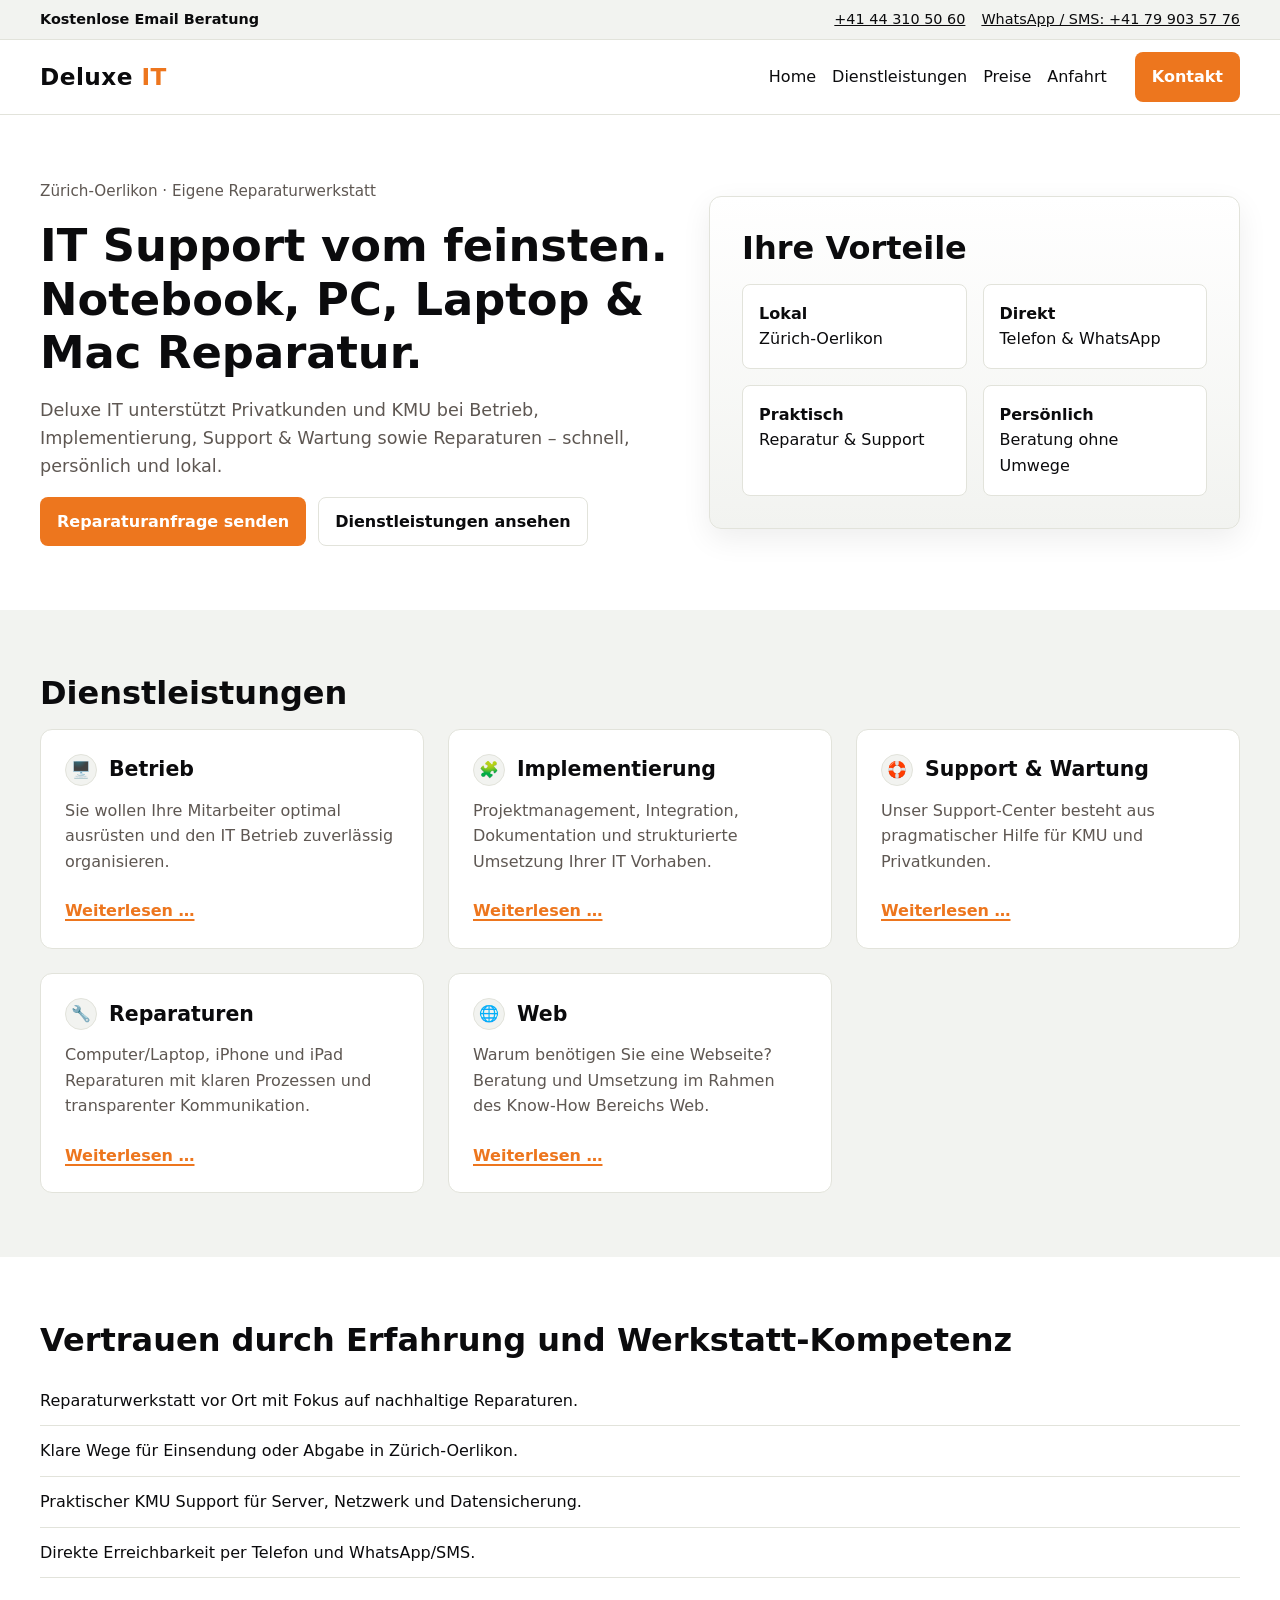
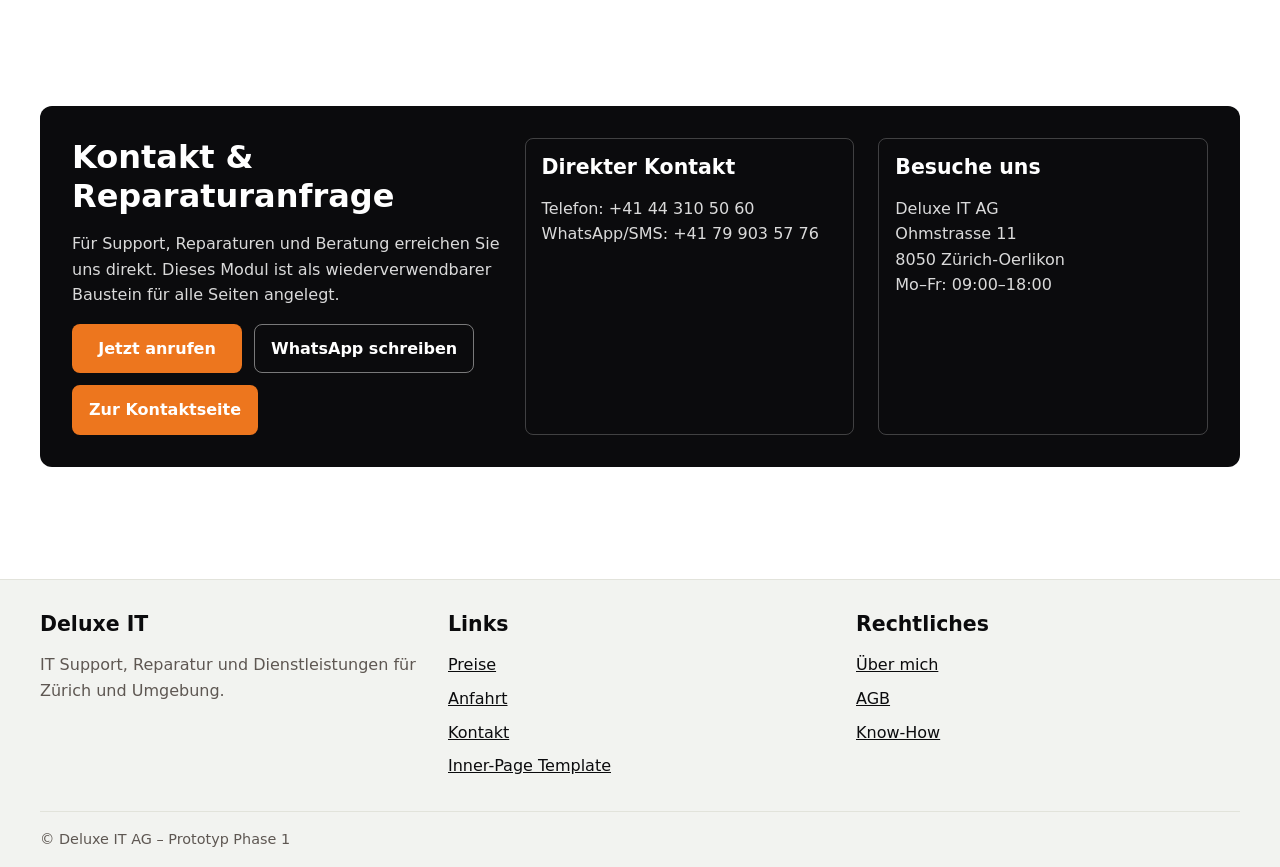
<file: index.html>
<!doctype html>
<html lang="de-CH">
<head>
  <meta charset="utf-8">
  <meta name="viewport" content="width=device-width, initial-scale=1">
  <title>Deluxe IT – IT Support vom feinsten</title>
  <meta name="description" content="Deluxe IT in Zürich-Oerlikon: IT Support, Reparaturen, Implementierung und KMU Wartung mit persönlichem Service.">
  <link rel="stylesheet" href="assets/css/styles.css">
</head>
<body>
  <a class="skip-link" href="#main">Zum Hauptinhalt springen</a>

  <header>
    <div class="topbar" aria-label="Kontaktinformationen">
      <div class="container topbar__inner">
        <strong>Kostenlose Email Beratung</strong>
        <div class="topbar__links">
          <a href="tel:+41443105060">+41 44 310 50 60</a>
          <a href="https://wa.me/41799035776">WhatsApp / SMS: +41 79 903 57 76</a>
        </div>
      </div>
    </div>

    <div class="site-header">
      <div class="container header__inner">
        <a class="brand" href="index.html" aria-label="Deluxe IT Startseite">
          Deluxe <span class="brand__accent">IT</span>
        </a>
        <button class="nav-toggle" type="button" aria-expanded="false" aria-controls="primary-nav" aria-label="Hauptmenü öffnen">Menü</button>
        <nav id="primary-nav" class="nav" aria-label="Hauptnavigation">
          <a href="index.html" aria-current="page">Home</a>
          <a href="dienstleistungen-reparaturen.html">Dienstleistungen</a>
          <a href="preise.html">Preise</a>
          <a href="anfahrt.html">Anfahrt</a>
          <a href="kontakt.html" class="btn btn--primary nav__cta">Kontakt</a>
        </nav>
      </div>
    </div>
  </header>

  <main id="main">
    <section class="hero">
      <div class="container hero__grid">
        <div>
          <p class="meta">Zürich-Oerlikon · Eigene Reparaturwerkstatt</p>
          <h1>IT Support vom feinsten. Notebook, PC, Laptop &amp; Mac Reparatur.</h1>
          <p class="lead">Deluxe IT unterstützt Privatkunden und KMU bei Betrieb, Implementierung, Support &amp; Wartung sowie Reparaturen – schnell, persönlich und lokal.</p>
          <div class="cluster">
            <a class="btn btn--primary" href="kontakt.html">Reparaturanfrage senden</a>
            <a class="btn btn--ghost" href="dienstleistungen-reparaturen.html">Dienstleistungen ansehen</a>
          </div>
        </div>
        <aside class="hero__panel" aria-label="Schnelle Fakten">
          <h2>Ihre Vorteile</h2>
          <div class="hero__stats">
            <div class="pill"><strong>Lokal</strong><br>Zürich-Oerlikon</div>
            <div class="pill"><strong>Direkt</strong><br>Telefon &amp; WhatsApp</div>
            <div class="pill"><strong>Praktisch</strong><br>Reparatur &amp; Support</div>
            <div class="pill"><strong>Persönlich</strong><br>Beratung ohne Umwege</div>
          </div>
        </aside>
      </div>
    </section>

    <section class="section section--soft" aria-labelledby="services-title">
      <div class="container">
        <h2 id="services-title">Dienstleistungen</h2>
        <div class="cards">
          <article class="card">
            <h3 class="card__title"><span class="service-icon" aria-hidden="true">🖥️</span>Betrieb</h3>
            <p>Sie wollen Ihre Mitarbeiter optimal ausrüsten und den IT Betrieb zuverlässig organisieren.</p>
            <a href="dienstleistungen-reparaturen.html#betrieb">Weiterlesen …</a>
          </article>
          <article class="card">
            <h3 class="card__title"><span class="service-icon" aria-hidden="true">🧩</span>Implementierung</h3>
            <p>Projektmanagement, Integration, Dokumentation und strukturierte Umsetzung Ihrer IT Vorhaben.</p>
            <a href="dienstleistungen-reparaturen.html#implementierung">Weiterlesen …</a>
          </article>
          <article class="card">
            <h3 class="card__title"><span class="service-icon" aria-hidden="true">🛟</span>Support &amp; Wartung</h3>
            <p>Unser Support-Center besteht aus pragmatischer Hilfe für KMU und Privatkunden.</p>
            <a href="dienstleistungen-reparaturen.html#support">Weiterlesen …</a>
          </article>
          <article class="card">
            <h3 class="card__title"><span class="service-icon" aria-hidden="true">🔧</span>Reparaturen</h3>
            <p>Computer/Laptop, iPhone und iPad Reparaturen mit klaren Prozessen und transparenter Kommunikation.</p>
            <a href="dienstleistungen-reparaturen.html#reparaturen">Weiterlesen …</a>
          </article>
          <article class="card">
            <h3 class="card__title"><span class="service-icon" aria-hidden="true">🌐</span>Web</h3>
            <p>Warum benötigen Sie eine Webseite? Beratung und Umsetzung im Rahmen des Know-How Bereichs Web.</p>
            <a href="dienstleistungen-reparaturen.html#web">Weiterlesen …</a>
          </article>
        </div>
      </div>
    </section>

    <section class="section" aria-labelledby="trust-title">
      <div class="container">
        <div>
          <h2 id="trust-title">Vertrauen durch Erfahrung und Werkstatt-Kompetenz</h2>
          <ul class="checklist">
            <li>Reparaturwerkstatt vor Ort mit Fokus auf nachhaltige Reparaturen.</li>
            <li>Klare Wege für Einsendung oder Abgabe in Zürich-Oerlikon.</li>
            <li>Praktischer KMU Support für Server, Netzwerk und Datensicherung.</li>
            <li>Direkte Erreichbarkeit per Telefon und WhatsApp/SMS.</li>
          </ul>
        </div>
      </div>
    </section>

    <section class="section">
      <div class="container">
        <div class="contact-strip" aria-labelledby="contact-strip-title">
          <div class="contact-strip__grid">
            <div>
              <h2 id="contact-strip-title">Kontakt &amp; Reparaturanfrage</h2>
              <p>Für Support, Reparaturen und Beratung erreichen Sie uns direkt. Dieses Modul ist als wiederverwendbarer Baustein für alle Seiten angelegt.</p>
              <div class="contact-actions">
                <a class="btn btn--primary" href="tel:+41443105060">Jetzt anrufen</a>
                <a class="btn btn--ghost" href="https://wa.me/41799035776">WhatsApp schreiben</a>
                <a class="btn btn--primary" href="kontakt.html">Zur Kontaktseite</a>
              </div>
            </div>
            <div class="contact-card">
              <h3>Direkter Kontakt</h3>
              <p class="mb-0">Telefon: +41 44 310 50 60<br>WhatsApp/SMS: +41 79 903 57 76</p>
            </div>
            <div class="contact-card">
              <h3>Besuche uns</h3>
              <p class="mb-0">Deluxe IT AG<br>Ohmstrasse 11<br>8050 Zürich-Oerlikon<br>Mo–Fr: 09:00–18:00</p>
            </div>
          </div>
        </div>
      </div>
    </section>
  </main>

  <footer class="site-footer">
    <div class="container footer__grid">
      <div>
        <h3>Deluxe IT</h3>
        <p>IT Support, Reparatur und Dienstleistungen für Zürich und Umgebung.</p>
      </div>
      <div>
        <h3>Links</h3>
        <ul class="footer__links">
          <li><a href="preise.html">Preise</a></li>
          <li><a href="anfahrt.html">Anfahrt</a></li>
          <li><a href="kontakt.html">Kontakt</a></li>
          <li><a href="inner-template.html">Inner-Page Template</a></li>
        </ul>
      </div>
      <div>
        <h3>Rechtliches</h3>
        <ul class="footer__links">
          <li><a href="#">Über mich</a></li>
          <li><a href="#">AGB</a></li>
          <li><a href="#">Know-How</a></li>
        </ul>
      </div>
    </div>
    <div class="container footer__bottom">© Deluxe IT AG – Prototyp Phase 1</div>
  </footer>

  <script src="assets/js/main.js" defer></script>
</body>
</html>
</file>
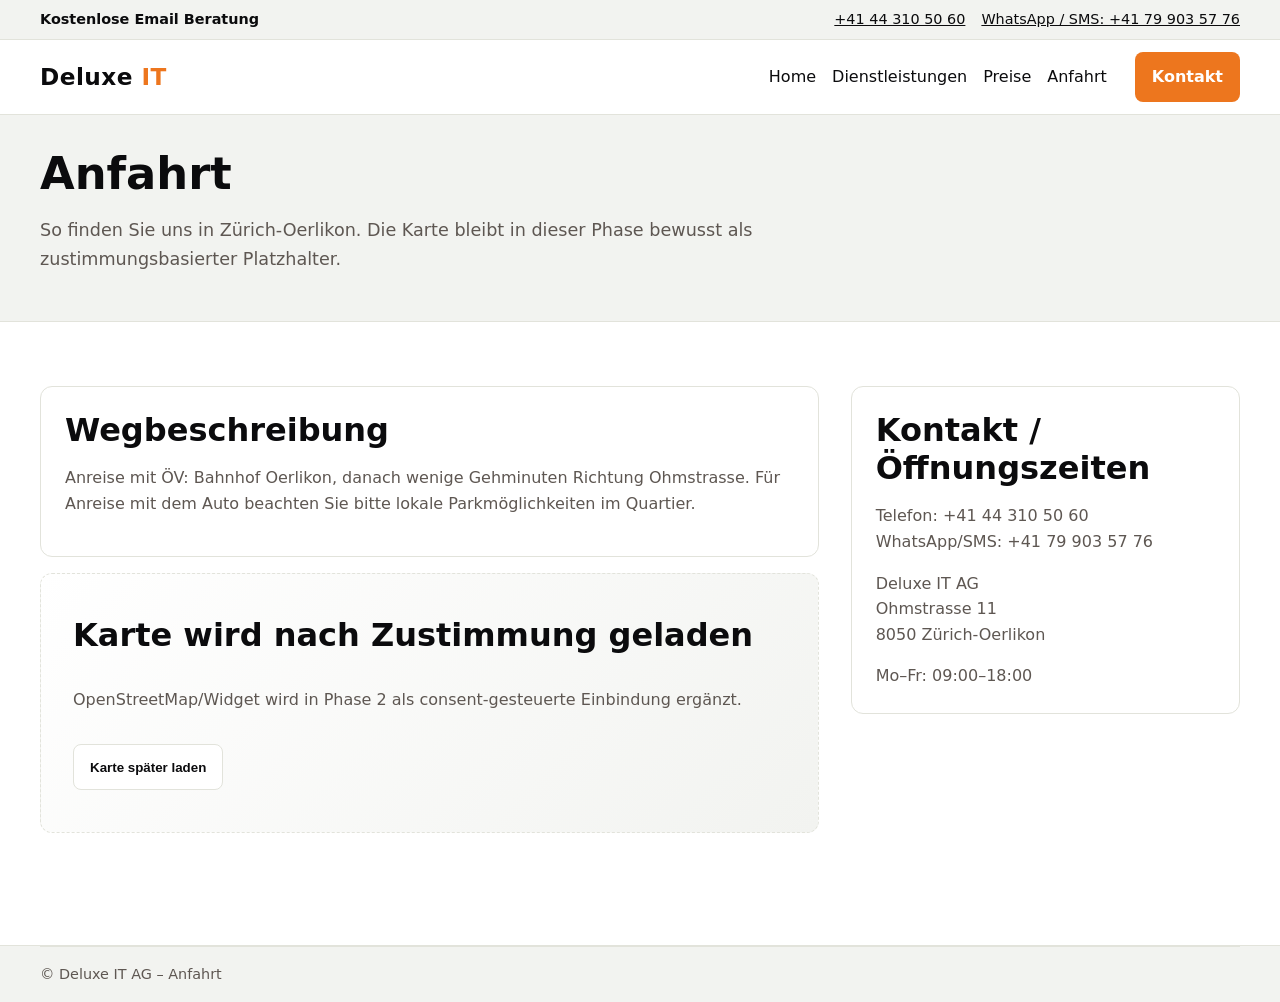
<file: anfahrt.html>
<!doctype html>
<html lang="de-CH">
<head>
  <meta charset="utf-8">
  <meta name="viewport" content="width=device-width, initial-scale=1">
  <title>Anfahrt – Deluxe IT</title>
  <meta name="description" content="Anfahrt zu Deluxe IT in Zürich-Oerlikon inklusive map placeholder für spätere Einbindung.">
  <link rel="stylesheet" href="assets/css/styles.css">
</head>
<body>
<a class="skip-link" href="#main">Zum Hauptinhalt springen</a>
<header>
  <div class="topbar"><div class="container topbar__inner"><strong>Kostenlose Email Beratung</strong><div class="topbar__links"><a href="tel:+41443105060">+41 44 310 50 60</a><a href="https://wa.me/41799035776">WhatsApp / SMS: +41 79 903 57 76</a></div></div></div>
  <div class="site-header"><div class="container header__inner"><a class="brand" href="index.html">Deluxe <span class="brand__accent">IT</span></a><button class="nav-toggle" type="button" aria-expanded="false" aria-controls="primary-nav" aria-label="Hauptmenü öffnen">Menü</button><nav id="primary-nav" class="nav" aria-label="Hauptnavigation"><a href="index.html">Home</a><a href="dienstleistungen-reparaturen.html">Dienstleistungen</a><a href="preise.html">Preise</a><a href="anfahrt.html" aria-current="page">Anfahrt</a><a class="btn btn--primary nav__cta" href="kontakt.html">Kontakt</a></nav></div></div>
</header>

<main id="main">
  <header class="page-header"><div class="container"><h1>Anfahrt</h1><p class="lead">So finden Sie uns in Zürich-Oerlikon. Die Karte bleibt in dieser Phase bewusst als zustimmungsbasierter Platzhalter.</p></div></header>

  <section class="section">
    <div class="container page-grid">
      <article class="stack">
        <div class="surface">
          <h2>Wegbeschreibung</h2>
          <p>Anreise mit ÖV: Bahnhof Oerlikon, danach wenige Gehminuten Richtung Ohmstrasse. Für Anreise mit dem Auto beachten Sie bitte lokale Parkmöglichkeiten im Quartier.</p>
        </div>
        <div class="map-placeholder" role="region" aria-label="Kartenplatzhalter">
          <h2 class="mt-0">Karte wird nach Zustimmung geladen</h2>
          <p>OpenStreetMap/Widget wird in Phase 2 als consent-gesteuerte Einbindung ergänzt.</p>
          <div><button class="btn btn--ghost" type="button" disabled>Karte später laden</button></div>
        </div>
      </article>

      <aside class="stack">
        <div class="surface">
          <h2>Kontakt / Öffnungszeiten</h2>
          <p>Telefon: +41 44 310 50 60<br>WhatsApp/SMS: +41 79 903 57 76</p>
          <p>Deluxe IT AG<br>Ohmstrasse 11<br>8050 Zürich-Oerlikon</p>
          <p class="mb-0">Mo–Fr: 09:00–18:00</p>
        </div>
      </aside>
    </div>
  </section>
</main>

<footer class="site-footer"><div class="container footer__bottom">© Deluxe IT AG – Anfahrt</div></footer>
<script src="assets/js/main.js" defer></script>
</body>
</html>
</file>
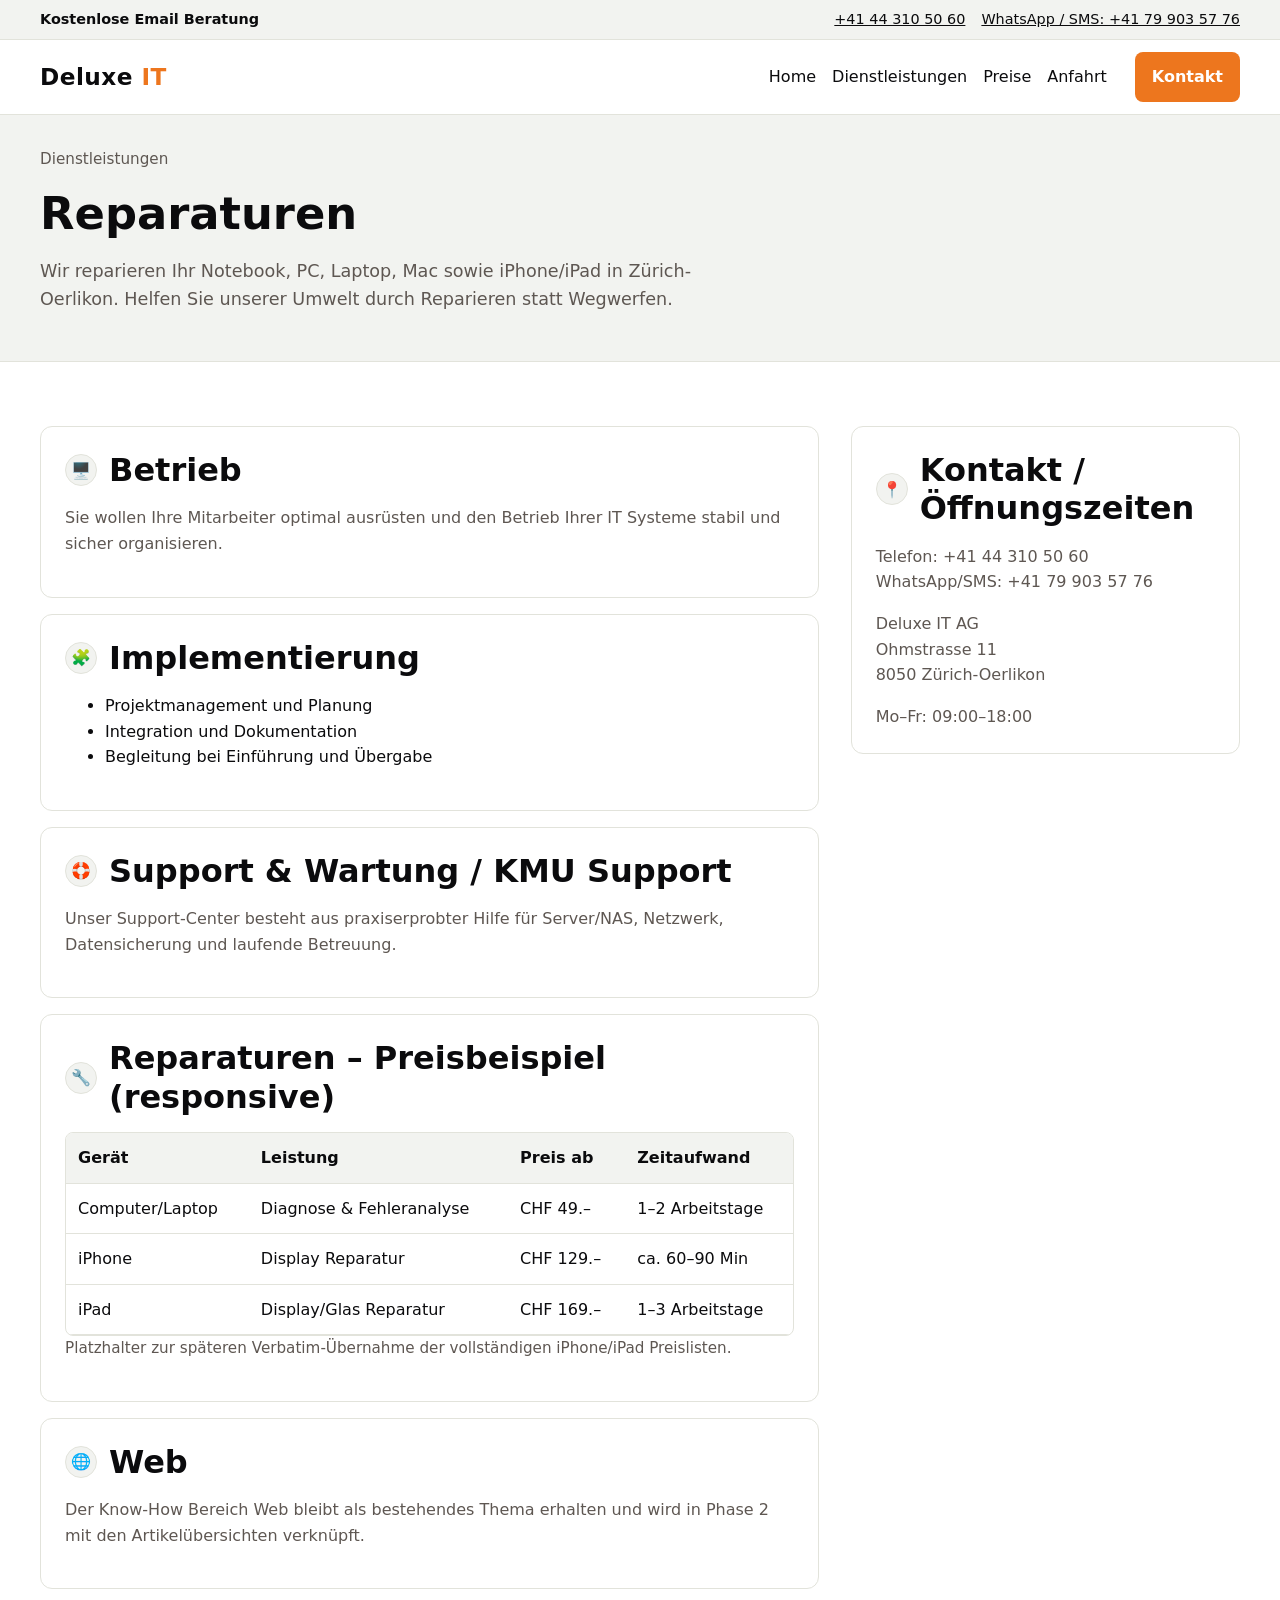
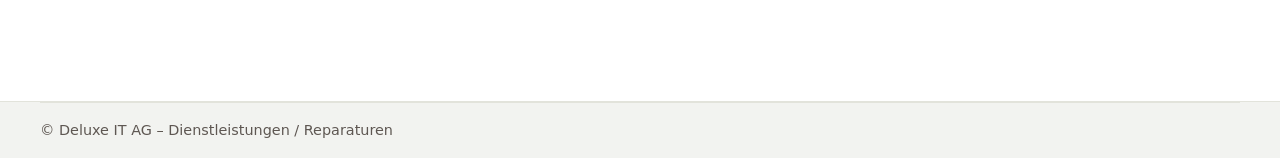
<file: dienstleistungen-reparaturen.html>
<!doctype html>
<html lang="de-CH">
<head>
  <meta charset="utf-8">
  <meta name="viewport" content="width=device-width, initial-scale=1">
  <title>Dienstleistungen / Reparaturen – Deluxe IT</title>
  <meta name="description" content="Übersicht der Deluxe IT Dienstleistungen mit Fokus auf Reparaturen in Zürich-Oerlikon.">
  <link rel="stylesheet" href="assets/css/styles.css">
</head>
<body class="mobile-optimized">
<a class="skip-link" href="#main">Zum Hauptinhalt springen</a>
<header>
  <div class="topbar"><div class="container topbar__inner"><strong>Kostenlose Email Beratung</strong><div class="topbar__links"><a href="tel:+41443105060">+41 44 310 50 60</a><a href="https://wa.me/41799035776">WhatsApp / SMS: +41 79 903 57 76</a></div></div></div>
  <div class="site-header"><div class="container header__inner"><a class="brand" href="index.html">Deluxe <span class="brand__accent">IT</span></a><button class="nav-toggle" type="button" aria-expanded="false" aria-controls="primary-nav" aria-label="Hauptmenü öffnen">Menü</button><nav id="primary-nav" class="nav" aria-label="Hauptnavigation"><a href="index.html">Home</a><a href="dienstleistungen-reparaturen.html" aria-current="page">Dienstleistungen</a><a href="preise.html">Preise</a><a href="anfahrt.html">Anfahrt</a><a class="btn btn--primary nav__cta" href="kontakt.html">Kontakt</a></nav></div></div>
</header>

<main id="main">
  <header class="page-header">
    <div class="container">
      <p class="meta">Dienstleistungen</p>
      <h1>Reparaturen</h1>
      <p class="lead">Wir reparieren Ihr Notebook, PC, Laptop, Mac sowie iPhone/iPad in Zürich-Oerlikon. Helfen Sie unserer Umwelt durch Reparieren statt Wegwerfen.</p>
    </div>
  </header>

  <section class="section">
    <div class="container page-grid">
      <article class="stack">
        <section id="betrieb" class="surface">
          <h2 class="card__title"><span class="service-icon" aria-hidden="true">🖥️</span>Betrieb</h2>
          <p>Sie wollen Ihre Mitarbeiter optimal ausrüsten und den Betrieb Ihrer IT Systeme stabil und sicher organisieren.</p>
        </section>
        <section id="implementierung" class="surface">
          <h2 class="card__title"><span class="service-icon" aria-hidden="true">🧩</span>Implementierung</h2>
          <ul>
            <li>Projektmanagement und Planung</li>
            <li>Integration und Dokumentation</li>
            <li>Begleitung bei Einführung und Übergabe</li>
          </ul>
        </section>
        <section id="support" class="surface">
          <h2 class="card__title"><span class="service-icon" aria-hidden="true">🛟</span>Support &amp; Wartung / KMU Support</h2>
          <p>Unser Support-Center besteht aus praxiserprobter Hilfe für Server/NAS, Netzwerk, Datensicherung und laufende Betreuung.</p>
        </section>
        <section id="reparaturen" class="surface">
          <h2 class="card__title"><span class="service-icon" aria-hidden="true">🔧</span>Reparaturen – Preisbeispiel (responsive)</h2>
          <div class="table-wrap" role="region" aria-label="Reparaturpreise Beispiel" tabindex="0">
            <table>
              <thead>
                <tr><th scope="col">Gerät</th><th scope="col">Leistung</th><th scope="col">Preis ab</th><th scope="col">Zeitaufwand</th></tr>
              </thead>
              <tbody>
                <tr><td data-label="Gerät">Computer/Laptop</td><td data-label="Leistung">Diagnose &amp; Fehleranalyse</td><td data-label="Preis ab">CHF 49.–</td><td data-label="Zeitaufwand">1–2 Arbeitstage</td></tr>
                <tr><td data-label="Gerät">iPhone</td><td data-label="Leistung">Display Reparatur</td><td data-label="Preis ab">CHF 129.–</td><td data-label="Zeitaufwand">ca. 60–90 Min</td></tr>
                <tr><td data-label="Gerät">iPad</td><td data-label="Leistung">Display/Glas Reparatur</td><td data-label="Preis ab">CHF 169.–</td><td data-label="Zeitaufwand">1–3 Arbeitstage</td></tr>
              </tbody>
            </table>
          </div>
          <p class="meta">Platzhalter zur späteren Verbatim-Übernahme der vollständigen iPhone/iPad Preislisten.</p>
        </section>
        <section id="web" class="surface">
          <h2 class="card__title"><span class="service-icon" aria-hidden="true">🌐</span>Web</h2>
          <p>Der Know-How Bereich Web bleibt als bestehendes Thema erhalten und wird in Phase 2 mit den Artikelübersichten verknüpft.</p>
        </section>
      </article>

      <aside class="stack">
        <div class="surface">
          <h2 class="card__title"><span class="service-icon" aria-hidden="true">📍</span>Kontakt / Öffnungszeiten</h2>
          <p>Telefon: +41 44 310 50 60<br>WhatsApp/SMS: +41 79 903 57 76</p>
          <p>Deluxe IT AG<br>Ohmstrasse 11<br>8050 Zürich-Oerlikon</p>
          <p class="mb-0">Mo–Fr: 09:00–18:00</p>
        </div>
      </aside>
    </div>
  </section>
</main>

<footer class="site-footer"><div class="container footer__bottom">© Deluxe IT AG – Dienstleistungen / Reparaturen</div></footer>
<script src="assets/js/main.js" defer></script>
</body>
</html>
</file>
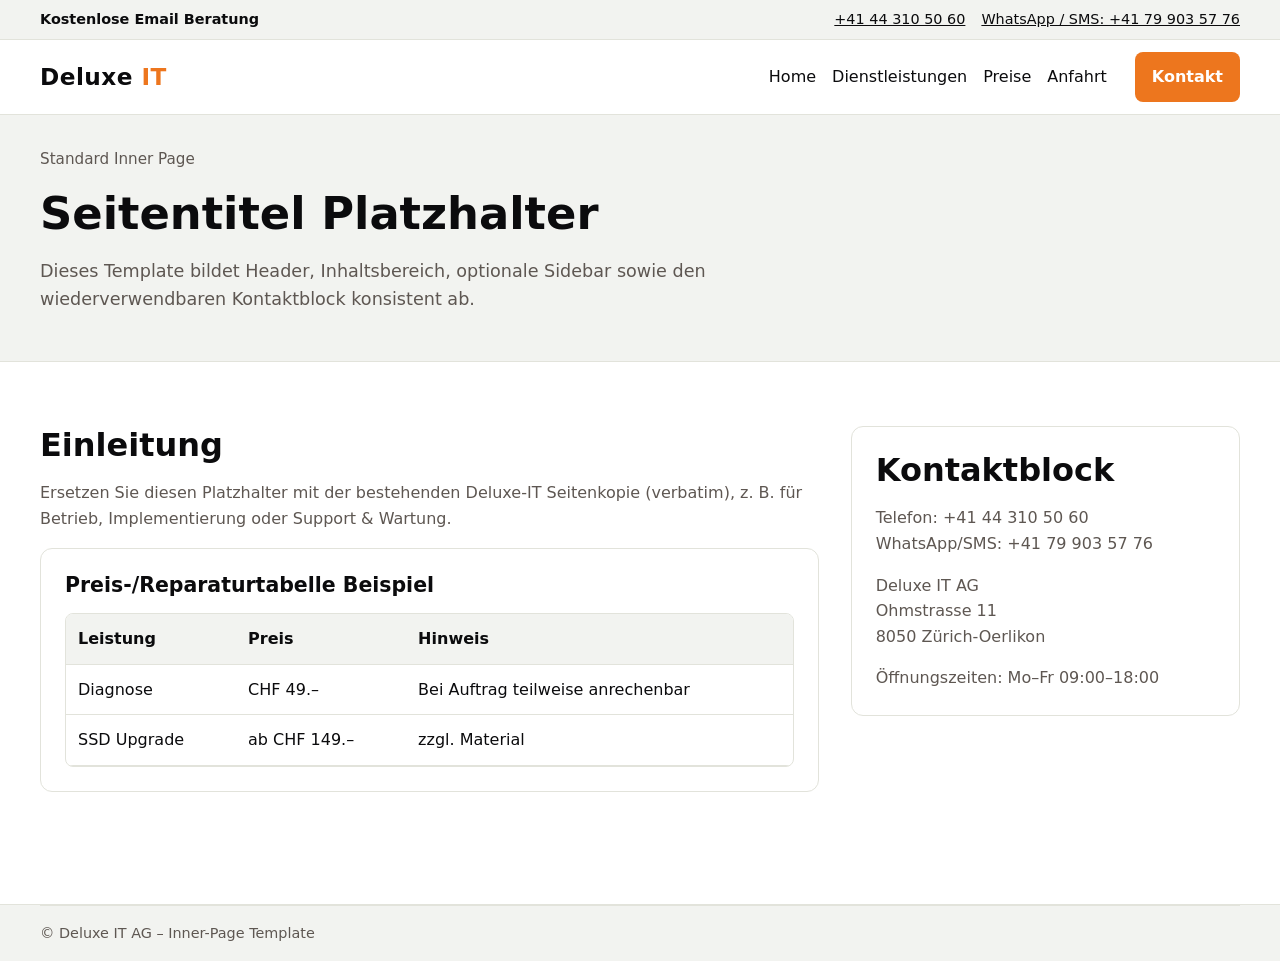
<file: inner-template.html>
<!doctype html>
<html lang="de-CH">
<head>
  <meta charset="utf-8">
  <meta name="viewport" content="width=device-width, initial-scale=1">
  <title>Inner-Page Template – Deluxe IT</title>
  <meta name="description" content="Wiederverwendbares Standard-Template für Deluxe IT Inhaltsseiten.">
  <link rel="stylesheet" href="assets/css/styles.css">
</head>
<body>
  <a class="skip-link" href="#main">Zum Hauptinhalt springen</a>
  <header>
    <div class="topbar"><div class="container topbar__inner"><strong>Kostenlose Email Beratung</strong><div class="topbar__links"><a href="tel:+41443105060">+41 44 310 50 60</a><a href="https://wa.me/41799035776">WhatsApp / SMS: +41 79 903 57 76</a></div></div></div>
    <div class="site-header"><div class="container header__inner"><a class="brand" href="index.html">Deluxe <span class="brand__accent">IT</span></a><button class="nav-toggle" type="button" aria-expanded="false" aria-controls="primary-nav" aria-label="Hauptmenü öffnen">Menü</button><nav id="primary-nav" class="nav" aria-label="Hauptnavigation"><a href="index.html">Home</a><a href="dienstleistungen-reparaturen.html">Dienstleistungen</a><a href="preise.html">Preise</a><a href="anfahrt.html">Anfahrt</a><a class="btn btn--primary nav__cta" href="kontakt.html">Kontakt</a></nav></div></div>
  </header>

  <main id="main">
    <header class="page-header">
      <div class="container">
        <p class="meta">Standard Inner Page</p>
        <h1>Seitentitel Platzhalter</h1>
        <p class="lead">Dieses Template bildet Header, Inhaltsbereich, optionale Sidebar sowie den wiederverwendbaren Kontaktblock konsistent ab.</p>
      </div>
    </header>

    <section class="section">
      <div class="container page-grid">
        <article class="stack">
          <h2>Einleitung</h2>
          <p>Ersetzen Sie diesen Platzhalter mit der bestehenden Deluxe-IT Seitenkopie (verbatim), z. B. für Betrieb, Implementierung oder Support &amp; Wartung.</p>
          <div class="surface">
            <h3>Preis-/Reparaturtabelle Beispiel</h3>
            <div class="table-wrap" role="region" aria-label="Beispieltabelle" tabindex="0">
              <table>
                <thead><tr><th scope="col">Leistung</th><th scope="col">Preis</th><th scope="col">Hinweis</th></tr></thead>
                <tbody>
                  <tr><td>Diagnose</td><td>CHF 49.–</td><td>Bei Auftrag teilweise anrechenbar</td></tr>
                  <tr><td>SSD Upgrade</td><td>ab CHF 149.–</td><td>zzgl. Material</td></tr>
                </tbody>
              </table>
            </div>
          </div>
        </article>

        <aside class="stack">
          <div class="surface">
            <h2>Kontaktblock</h2>
            <p>Telefon: +41 44 310 50 60<br>WhatsApp/SMS: +41 79 903 57 76</p>
            <p>Deluxe IT AG<br>Ohmstrasse 11<br>8050 Zürich-Oerlikon</p>
            <p class="mb-0">Öffnungszeiten: Mo–Fr 09:00–18:00</p>
          </div>
        </aside>
      </div>
    </section>
  </main>

  <footer class="site-footer"><div class="container footer__bottom">© Deluxe IT AG – Inner-Page Template</div></footer>
  <script src="assets/js/main.js" defer></script>
</body>
</html>
</file>
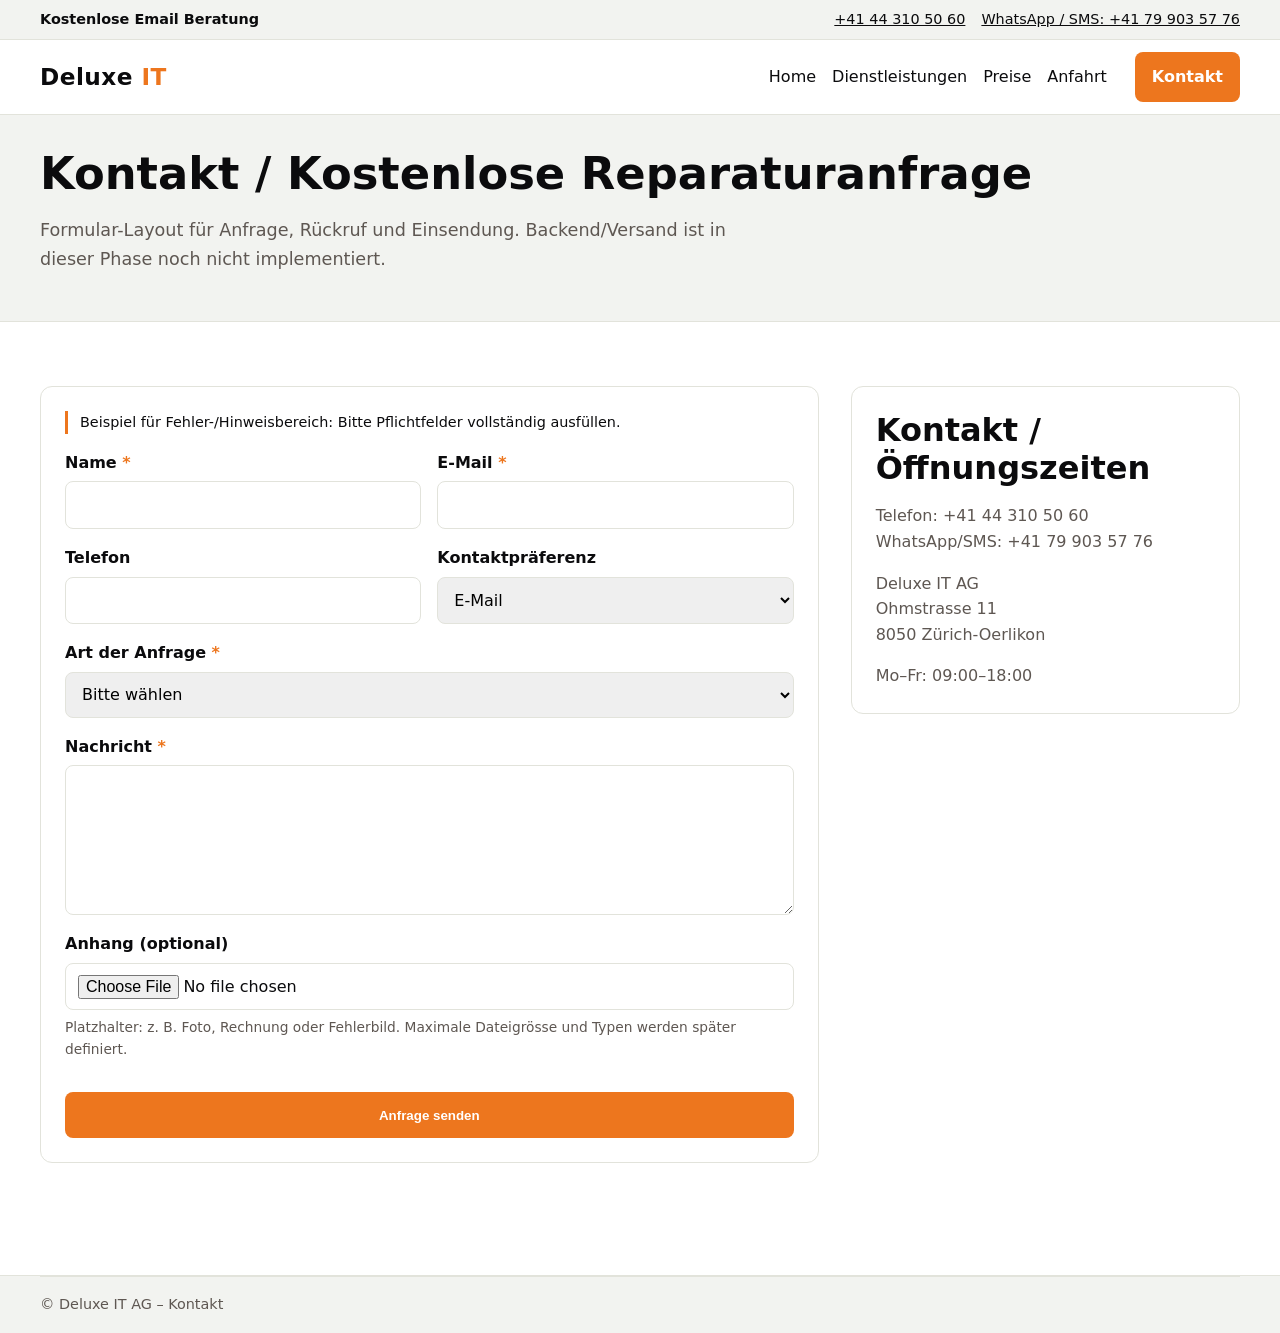
<file: kontakt.html>
<!doctype html>
<html lang="de-CH">
<head>
  <meta charset="utf-8">
  <meta name="viewport" content="width=device-width, initial-scale=1">
  <title>Kontakt – Deluxe IT</title>
  <meta name="description" content="Kontakt und kostenlose Reparaturanfrage bei Deluxe IT in Zürich-Oerlikon.">
  <link rel="stylesheet" href="assets/css/styles.css">
</head>
<body>
<a class="skip-link" href="#main">Zum Hauptinhalt springen</a>
<header>
  <div class="topbar"><div class="container topbar__inner"><strong>Kostenlose Email Beratung</strong><div class="topbar__links"><a href="tel:+41443105060">+41 44 310 50 60</a><a href="https://wa.me/41799035776">WhatsApp / SMS: +41 79 903 57 76</a></div></div></div>
  <div class="site-header"><div class="container header__inner"><a class="brand" href="index.html">Deluxe <span class="brand__accent">IT</span></a><button class="nav-toggle" type="button" aria-expanded="false" aria-controls="primary-nav" aria-label="Hauptmenü öffnen">Menü</button><nav id="primary-nav" class="nav" aria-label="Hauptnavigation"><a href="index.html">Home</a><a href="dienstleistungen-reparaturen.html">Dienstleistungen</a><a href="preise.html">Preise</a><a href="anfahrt.html">Anfahrt</a><a class="btn btn--primary nav__cta" href="kontakt.html" aria-current="page">Kontakt</a></nav></div></div>
</header>

<main id="main">
  <header class="page-header"><div class="container"><h1>Kontakt / Kostenlose Reparaturanfrage</h1><p class="lead">Formular-Layout für Anfrage, Rückruf und Einsendung. Backend/Versand ist in dieser Phase noch nicht implementiert.</p></div></header>

  <section class="section">
    <div class="container page-grid">
      <article class="surface">
        <p class="error-msg" role="status">Beispiel für Fehler-/Hinweisbereich: Bitte Pflichtfelder vollständig ausfüllen.</p>
        <form class="form-grid" action="#" method="post" novalidate>
          <div class="field">
            <label for="name">Name <span class="required" aria-hidden="true">*</span></label>
            <input id="name" name="name" autocomplete="name" required>
          </div>
          <div class="field">
            <label for="email">E-Mail <span class="required" aria-hidden="true">*</span></label>
            <input id="email" name="email" type="email" autocomplete="email" required>
          </div>
          <div class="field">
            <label for="telefon">Telefon</label>
            <input id="telefon" name="telefon" type="tel" autocomplete="tel">
          </div>
          <div class="field">
            <label for="kontaktart">Kontaktpräferenz</label>
            <select id="kontaktart" name="kontaktart">
              <option>E-Mail</option>
              <option>Telefon</option>
              <option>WhatsApp / SMS</option>
            </select>
          </div>
          <div class="field field--full">
            <label for="anfrageart">Art der Anfrage <span class="required" aria-hidden="true">*</span></label>
            <select id="anfrageart" name="anfrageart" required>
              <option value="">Bitte wählen</option>
              <option>Reparatur</option>
              <option>Support</option>
              <option>Offerte / Beratung</option>
            </select>
          </div>
          <div class="field field--full">
            <label for="nachricht">Nachricht <span class="required" aria-hidden="true">*</span></label>
            <textarea id="nachricht" name="nachricht" rows="5" required></textarea>
          </div>
          <div class="field field--full">
            <label for="datei">Anhang (optional)</label>
            <input id="datei" name="datei" type="file" aria-describedby="datei-hilfe">
            <p id="datei-hilfe" class="help">Platzhalter: z. B. Foto, Rechnung oder Fehlerbild. Maximale Dateigrösse und Typen werden später definiert.</p>
          </div>
          <div class="field field--full">
            <button class="btn btn--primary" type="submit">Anfrage senden</button>
          </div>
        </form>
      </article>

      <aside class="stack">
        <div class="surface">
          <h2>Kontakt / Öffnungszeiten</h2>
          <p>Telefon: +41 44 310 50 60<br>WhatsApp/SMS: +41 79 903 57 76</p>
          <p>Deluxe IT AG<br>Ohmstrasse 11<br>8050 Zürich-Oerlikon</p>
          <p class="mb-0">Mo–Fr: 09:00–18:00</p>
        </div>
      </aside>
    </div>
  </section>
</main>

<footer class="site-footer"><div class="container footer__bottom">© Deluxe IT AG – Kontakt</div></footer>
<script src="assets/js/main.js" defer></script>
</body>
</html>
</file>
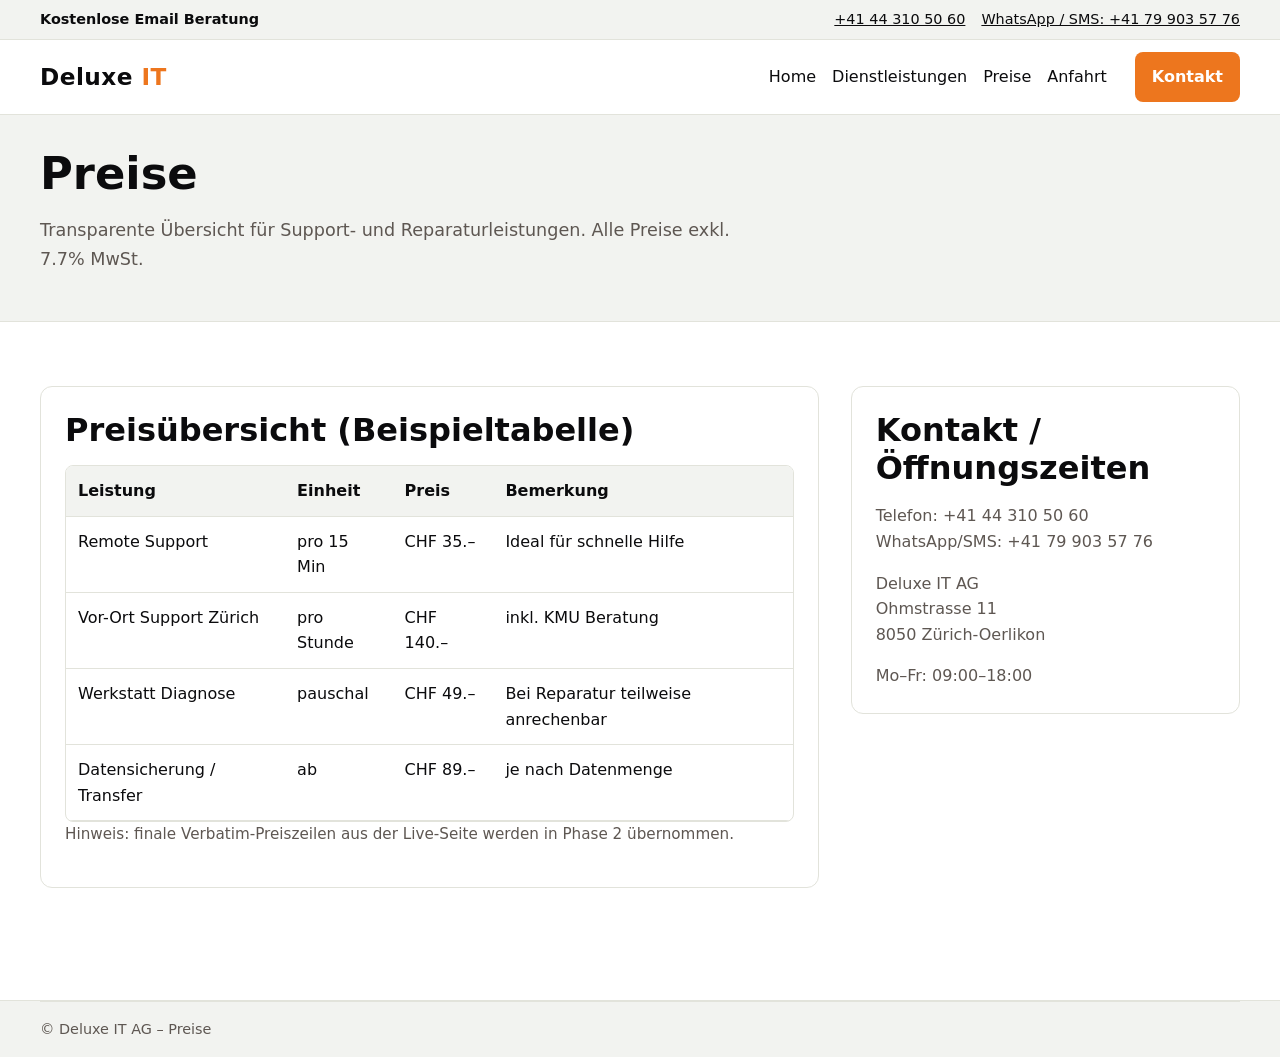
<file: preise.html>
<!doctype html>
<html lang="de-CH">
<head>
  <meta charset="utf-8">
  <meta name="viewport" content="width=device-width, initial-scale=1">
  <title>Preise – Deluxe IT</title>
  <meta name="description" content="Preisübersicht für Support, Wartung und Reparaturen bei Deluxe IT.">
  <link rel="stylesheet" href="assets/css/styles.css">
</head>
<body class="mobile-optimized">
<a class="skip-link" href="#main">Zum Hauptinhalt springen</a>
<header>
  <div class="topbar"><div class="container topbar__inner"><strong>Kostenlose Email Beratung</strong><div class="topbar__links"><a href="tel:+41443105060">+41 44 310 50 60</a><a href="https://wa.me/41799035776">WhatsApp / SMS: +41 79 903 57 76</a></div></div></div>
  <div class="site-header"><div class="container header__inner"><a class="brand" href="index.html">Deluxe <span class="brand__accent">IT</span></a><button class="nav-toggle" type="button" aria-expanded="false" aria-controls="primary-nav" aria-label="Hauptmenü öffnen">Menü</button><nav id="primary-nav" class="nav" aria-label="Hauptnavigation"><a href="index.html">Home</a><a href="dienstleistungen-reparaturen.html">Dienstleistungen</a><a href="preise.html" aria-current="page">Preise</a><a href="anfahrt.html">Anfahrt</a><a class="btn btn--primary nav__cta" href="kontakt.html">Kontakt</a></nav></div></div>
</header>

<main id="main">
  <header class="page-header"><div class="container"><h1>Preise</h1><p class="lead">Transparente Übersicht für Support- und Reparaturleistungen. Alle Preise exkl. 7.7% MwSt.</p></div></header>

  <section class="section">
    <div class="container page-grid">
      <article class="stack">
        <div class="surface">
          <h2>Preisübersicht (Beispieltabelle)</h2>
          <div class="table-wrap" role="region" aria-label="Preisübersicht" tabindex="0">
            <table>
              <thead>
                <tr><th scope="col">Leistung</th><th scope="col">Einheit</th><th scope="col">Preis</th><th scope="col">Bemerkung</th></tr>
              </thead>
              <tbody>
                <tr><td data-label="Leistung">Remote Support</td><td data-label="Einheit">pro 15 Min</td><td data-label="Preis">CHF 35.–</td><td data-label="Bemerkung">Ideal für schnelle Hilfe</td></tr>
                <tr><td data-label="Leistung">Vor-Ort Support Zürich</td><td data-label="Einheit">pro Stunde</td><td data-label="Preis">CHF 140.–</td><td data-label="Bemerkung">inkl. KMU Beratung</td></tr>
                <tr><td data-label="Leistung">Werkstatt Diagnose</td><td data-label="Einheit">pauschal</td><td data-label="Preis">CHF 49.–</td><td data-label="Bemerkung">Bei Reparatur teilweise anrechenbar</td></tr>
                <tr><td data-label="Leistung">Datensicherung / Transfer</td><td data-label="Einheit">ab</td><td data-label="Preis">CHF 89.–</td><td data-label="Bemerkung">je nach Datenmenge</td></tr>
              </tbody>
            </table>
          </div>
          <p class="meta">Hinweis: finale Verbatim-Preiszeilen aus der Live-Seite werden in Phase 2 übernommen.</p>
        </div>
      </article>

      <aside class="stack">
        <div class="surface">
          <h2>Kontakt / Öffnungszeiten</h2>
          <p>Telefon: +41 44 310 50 60<br>WhatsApp/SMS: +41 79 903 57 76</p>
          <p>Deluxe IT AG<br>Ohmstrasse 11<br>8050 Zürich-Oerlikon</p>
          <p class="mb-0">Mo–Fr: 09:00–18:00</p>
        </div>
      </aside>
    </div>
  </section>
</main>

<footer class="site-footer"><div class="container footer__bottom">© Deluxe IT AG – Preise</div></footer>
<script src="assets/js/main.js" defer></script>
</body>
</html>
</file>
<file: assets/css/styles.css>
/* =========================
   TOKENS
========================= */
:root {
  --brand-orange-600: #ed761e;
  --brand-orange-300: #f7c9a7;
  --ink: #0b0b0d;
  --grey-700: #5e5752;
  --grey-300: #e2e3db;
  --grey-100: #f2f3f0;
  --bg: #ffffff;

  --radius-1: 8px;
  --radius-2: 12px;

  --space-1: 8px;
  --space-2: 12px;
  --space-3: 16px;
  --space-4: 24px;
  --space-5: 32px;
  --space-6: 48px;
  --space-7: 64px;

  --container: 1200px;
  --font-sans: system-ui, -apple-system, "Segoe UI", Roboto, Arial, sans-serif;
  --shadow-soft: 0 10px 30px rgba(11, 11, 13, 0.07);
}

/* =========================
   RESET / BASE
========================= */
* { box-sizing: border-box; }
html, body { margin: 0; padding: 0; }
body {
  font-family: var(--font-sans);
  line-height: 1.6;
  color: var(--ink);
  background: var(--bg);
  overflow-wrap: anywhere;
}
a { color: inherit; }
img { max-width: 100%; display: block; }

:focus-visible {
  outline: 3px solid var(--brand-orange-600);
  outline-offset: 2px;
}

/* =========================
   LAYOUT / CONTAINER
========================= */
.container {
  width: min(100% - (var(--space-3) * 2), var(--container));
  margin-inline: auto;
}
.section { padding: clamp(2.5rem, 7vw, var(--space-7)) 0; }
.section--soft { background: var(--grey-100); }
.stack > * + * { margin-top: var(--space-3); }

/* =========================
   TYPOGRAPHY
========================= */
h1, h2, h3 {
  line-height: 1.2;
  margin: 0 0 var(--space-3);
}
h1 { font-size: clamp(1.8rem, 4.9vw, 2.8rem); }
h2 { font-size: clamp(1.4rem, 4vw, 2rem); }
h3 { font-size: clamp(1.15rem, 1.6vw, 1.35rem); }
p { margin: 0 0 var(--space-3); color: var(--grey-700); }
.lead { font-size: 1.1rem; max-width: 65ch; }
.meta { color: var(--grey-700); font-size: 0.95rem; }

/* =========================
   BUTTONS
========================= */
.btn {
  display: inline-flex;
  align-items: center;
  justify-content: center;
  gap: var(--space-1);
  border-radius: var(--radius-1);
  border: 1px solid transparent;
  min-height: 46px;
  padding: 11px 16px;
  text-decoration: none;
  font-weight: 600;
}
.btn--primary {
  background: var(--brand-orange-600);
  color: #fff;
}
.btn--ghost {
  border-color: var(--grey-300);
  color: var(--ink);
  background: #fff;
}

/* =========================
   HEADER / NAV
========================= */
.skip-link {
  position: absolute;
  left: -9999px;
  top: auto;
  background: var(--brand-orange-600);
  color: #fff;
  border-radius: var(--radius-1);
  padding: 10px 14px;
  z-index: 999;
}
.skip-link:focus { left: var(--space-3); top: var(--space-3); }

.topbar {
  background: var(--grey-100);
  border-bottom: 1px solid var(--grey-300);
  font-size: 0.9rem;
}
.topbar__inner {
  display: flex;
  gap: var(--space-3);
  align-items: center;
  justify-content: space-between;
  padding: 8px 0;
  flex-wrap: wrap;
}
.topbar__links { display: flex; gap: var(--space-3); flex-wrap: wrap; }

.site-header {
  position: sticky;
  top: 0;
  z-index: 80;
  background: #fff;
  border-bottom: 1px solid var(--grey-300);
}
.header__inner {
  display: flex;
  align-items: center;
  justify-content: space-between;
  padding: 12px 0;
  gap: var(--space-3);
}
.brand {
  font-weight: 800;
  text-decoration: none;
  letter-spacing: 0.02em;
  font-size: clamp(1.2rem, 4vw, 1.45rem);
}
.brand__accent { color: var(--brand-orange-600); }
.nav-toggle {
  border: 1px solid var(--grey-300);
  background: #fff;
  min-height: 42px;
  min-width: 42px;
  padding: 8px 12px;
  border-radius: var(--radius-1);
  font-weight: 600;
}
.nav {
  display: flex;
  align-items: center;
  gap: var(--space-3);
}
.nav a { text-decoration: none; }
.nav .nav__cta { margin-left: var(--space-2); }

/* =========================
   HERO
========================= */
.hero { padding: clamp(2rem, 5vw, 4rem) 0; }
.hero__grid {
  display: grid;
  grid-template-columns: 1.2fr 1fr;
  gap: var(--space-5);
  align-items: center;
}
.hero__panel {
  background: linear-gradient(180deg, #fff, var(--grey-100));
  border: 1px solid var(--grey-300);
  border-radius: var(--radius-2);
  padding: clamp(var(--space-3), 6vw, var(--space-5));
  box-shadow: var(--shadow-soft);
}
.hero__stats {
  display: grid;
  grid-template-columns: repeat(2, minmax(0, 1fr));
  gap: var(--space-3);
}
.pill {
  border: 1px solid var(--grey-300);
  background: #fff;
  border-radius: var(--radius-1);
  padding: var(--space-3);
}

/* =========================
   CARDS / SERVICES
========================= */
.cards {
  display: grid;
  gap: var(--space-4);
  grid-template-columns: repeat(3, minmax(0, 1fr));
}
.card {
  background: #fff;
  border: 1px solid var(--grey-300);
  border-radius: var(--radius-2);
  padding: var(--space-4);
}
.card h3 { margin-bottom: var(--space-2); }

.card__title {
  display: flex;
  align-items: center;
  gap: var(--space-2);
}

.service-icon {
  display: inline-flex;
  align-items: center;
  justify-content: center;
  width: 2rem;
  height: 2rem;
  border-radius: 999px;
  background: var(--grey-100);
  border: 1px solid var(--grey-300);
  font-size: 1rem;
  flex: 0 0 2rem;
}

.card a {
  display: inline-flex;
  margin-top: var(--space-1);
  color: var(--brand-orange-600);
  font-weight: 700;
  text-decoration-thickness: 2px;
  text-underline-offset: 3px;
}

/* =========================
   TRUST SECTION
========================= */
.trust {
  display: grid;
  grid-template-columns: 1.2fr 1fr;
  gap: var(--space-5);
  align-items: start;
}
.checklist {
  list-style: none;
  padding: 0;
  margin: 0;
}
.checklist li {
  border-bottom: 1px solid var(--grey-300);
  padding: var(--space-2) 0;
}

/* =========================
   CONTACT STRIP (REUSABLE)
========================= */
.contact-strip {
  background: var(--ink);
  color: #fff;
  border-radius: var(--radius-2);
  padding: clamp(var(--space-4), 7vw, var(--space-5));
}
.contact-strip p { color: rgba(255, 255, 255, 0.85); }
.contact-strip__grid {
  display: grid;
  grid-template-columns: 1.3fr 1fr 1fr;
  gap: var(--space-4);
}
.contact-card {
  border: 1px solid rgba(255, 255, 255, 0.22);
  border-radius: var(--radius-1);
  padding: var(--space-3);
}

.contact-actions {
  display: flex;
  flex-wrap: wrap;
  gap: var(--space-2);
}

.contact-actions .btn {
  min-width: 170px;
}

.contact-strip .btn--ghost {
  border-color: rgba(255, 255, 255, 0.45);
  background: transparent;
  color: #fff;
}

/* =========================
   INNER PAGE TEMPLATE
========================= */
.page-header {
  background: var(--grey-100);
  border-bottom: 1px solid var(--grey-300);
  padding: var(--space-5) 0;
}
.page-grid {
  display: grid;
  grid-template-columns: 2fr 1fr;
  gap: var(--space-5);
}
.surface {
  border: 1px solid var(--grey-300);
  border-radius: var(--radius-2);
  padding: var(--space-4);
  background: #fff;
}

/* =========================
   TABLE STYLES
========================= */
.table-wrap {
  overflow-x: auto;
  border: 1px solid var(--grey-300);
  border-radius: var(--radius-1);
}
table {
  width: 100%;
  border-collapse: collapse;
  min-width: 620px;
}
thead {
  background: var(--grey-100);
}
th, td {
  text-align: left;
  padding: 12px;
  border-bottom: 1px solid var(--grey-300);
  vertical-align: top;
}

/* =========================
   FORM STYLES
========================= */
.form-grid {
  display: grid;
  gap: var(--space-3);
  grid-template-columns: repeat(2, minmax(0, 1fr));
}
.field { display: grid; gap: 6px; }
.field--full { grid-column: 1 / -1; }
label { font-weight: 600; }
.required { color: var(--brand-orange-600); }
input, select, textarea {
  width: 100%;
  border: 1px solid var(--grey-300);
  border-radius: var(--radius-1);
  min-height: 46px;
  padding: 10px 12px;
  font: inherit;
}

textarea {
  min-height: 120px;
}
.help { font-size: 0.86rem; color: var(--grey-700); }
.error-msg {
  border-left: 3px solid var(--brand-orange-600);
  padding-left: var(--space-2);
  color: var(--ink);
  font-size: 0.9rem;
}

/* =========================
   MAP PLACEHOLDER
========================= */
.map-placeholder {
  border: 1px dashed var(--grey-300);
  border-radius: var(--radius-2);
  background: linear-gradient(135deg, #fff, var(--grey-100));
  padding: var(--space-5);
  min-height: 260px;
  display: grid;
  align-content: center;
  gap: var(--space-3);
}

/* =========================
   FOOTER
========================= */
.site-footer {
  background: var(--grey-100);
  border-top: 1px solid var(--grey-300);
  margin-top: var(--space-6);
}
.footer__grid {
  display: grid;
  grid-template-columns: repeat(3, minmax(0, 1fr));
  gap: var(--space-4);
  padding: var(--space-5) 0;
}
.footer__links {
  list-style: none;
  margin: 0;
  padding: 0;
}
.footer__links li + li { margin-top: 8px; }
.footer__bottom {
  border-top: 1px solid var(--grey-300);
  padding: var(--space-3) 0;
  font-size: 0.9rem;
  color: var(--grey-700);
}

/* =========================
   UTILITIES
========================= */
.mt-0 { margin-top: 0; }
.mb-0 { margin-bottom: 0; }
.cluster { display: flex; flex-wrap: wrap; gap: var(--space-2); }

/* =========================
   RESPONSIVE RULES
========================= */
@media (max-width: 1023px) {
  .header__inner {
    flex-wrap: wrap;
    align-items: center;
  }
  .brand {
    flex: 0 0 auto;
    max-width: calc(100% - 110px);
  }
  .nav-toggle {
    margin-left: auto;
    flex: 0 0 auto;
  }
  .cards { grid-template-columns: repeat(2, minmax(0, 1fr)); }
  .hero__grid,
  .trust,
  .contact-strip__grid,
  .page-grid,
  .footer__grid { grid-template-columns: 1fr; }

  .nav {
    display: none;
    width: 100%;
    order: 3;
    flex-direction: column;
    align-items: flex-start;
    gap: 0;
    margin-top: var(--space-2);
    padding: 8px 0 6px;
    border-top: 1px solid var(--grey-300);
  }
  .nav a {
    width: 100%;
    padding: 11px 0;
    border-bottom: 1px solid var(--grey-300);
  }
  .nav .nav__cta {
    margin: var(--space-2) 0 0;
    border-bottom: 0;
  }
  .nav.is-open { display: flex; }
}

@media (min-width: 1024px) {
  .nav-toggle { display: none; }
}

@media (max-width: 599px) {
  .container {
    width: min(100% - (var(--space-2) * 2), var(--container));
  }
  .section {
    padding: var(--space-5) 0;
  }
  .topbar {
    font-size: 0.82rem;
  }
  .topbar__inner {
    align-items: flex-start;
    gap: 6px;
    line-height: 1.35;
  }
  .topbar__links {
    width: 100%;
    gap: 6px var(--space-2);
    flex-direction: column;
  }
  .site-header {
    position: sticky;
  }
  .header__inner {
    padding: 10px 0;
  }
  .hero {
    padding: var(--space-4) 0 var(--space-5);
  }
  .hero__grid {
    gap: var(--space-4);
  }
  .hero .meta {
    margin-bottom: var(--space-2);
  }
  .hero h1 {
    margin-bottom: var(--space-2);
  }
  .lead {
    font-size: 1rem;
  }
  .cluster,
  .contact-actions {
    flex-direction: column;
    align-items: stretch;
  }
  .cluster .btn,
  .contact-actions .btn {
    width: 100%;
  }
  .hero__stats {
    grid-template-columns: 1fr;
  }
  .cards { grid-template-columns: 1fr; }
  .card {
    padding: var(--space-3);
  }
  .checklist li {
    padding: 10px 0;
  }
  .contact-strip {
    border-radius: var(--radius-1);
  }
  .contact-card h3 {
    margin-bottom: 8px;
  }
  .form-grid { grid-template-columns: 1fr; }
  .footer__grid {
    gap: var(--space-3);
    padding: var(--space-4) 0;
  }

  .mobile-optimized .surface {
    padding: var(--space-3);
  }
  .mobile-optimized .page-header {
    padding: var(--space-4) 0;
  }
  .mobile-optimized .card__title {
    align-items: flex-start;
  }
  .mobile-optimized .table-wrap {
    border: 0;
    overflow: visible;
  }
  .mobile-optimized table,
  .mobile-optimized thead,
  .mobile-optimized tbody,
  .mobile-optimized tr,
  .mobile-optimized th,
  .mobile-optimized td {
    display: block;
    width: 100%;
  }
  .mobile-optimized table {
    min-width: 0;
  }
  .mobile-optimized thead {
    position: absolute;
    width: 1px;
    height: 1px;
    padding: 0;
    margin: -1px;
    overflow: hidden;
    clip: rect(0, 0, 0, 0);
    white-space: nowrap;
    border: 0;
  }
  .mobile-optimized tbody {
    display: grid;
    gap: var(--space-2);
  }
  .mobile-optimized tr {
    border: 1px solid var(--grey-300);
    border-radius: var(--radius-1);
    padding: var(--space-2);
    background: #fff;
  }
  .mobile-optimized td {
    border: 0;
    padding: 6px 0;
  }
  .mobile-optimized td::before {
    content: attr(data-label);
    display: block;
    font-size: 0.78rem;
    font-weight: 700;
    color: var(--grey-700);
    text-transform: uppercase;
    letter-spacing: 0.02em;
    margin-bottom: 2px;
  }
}
</file>
